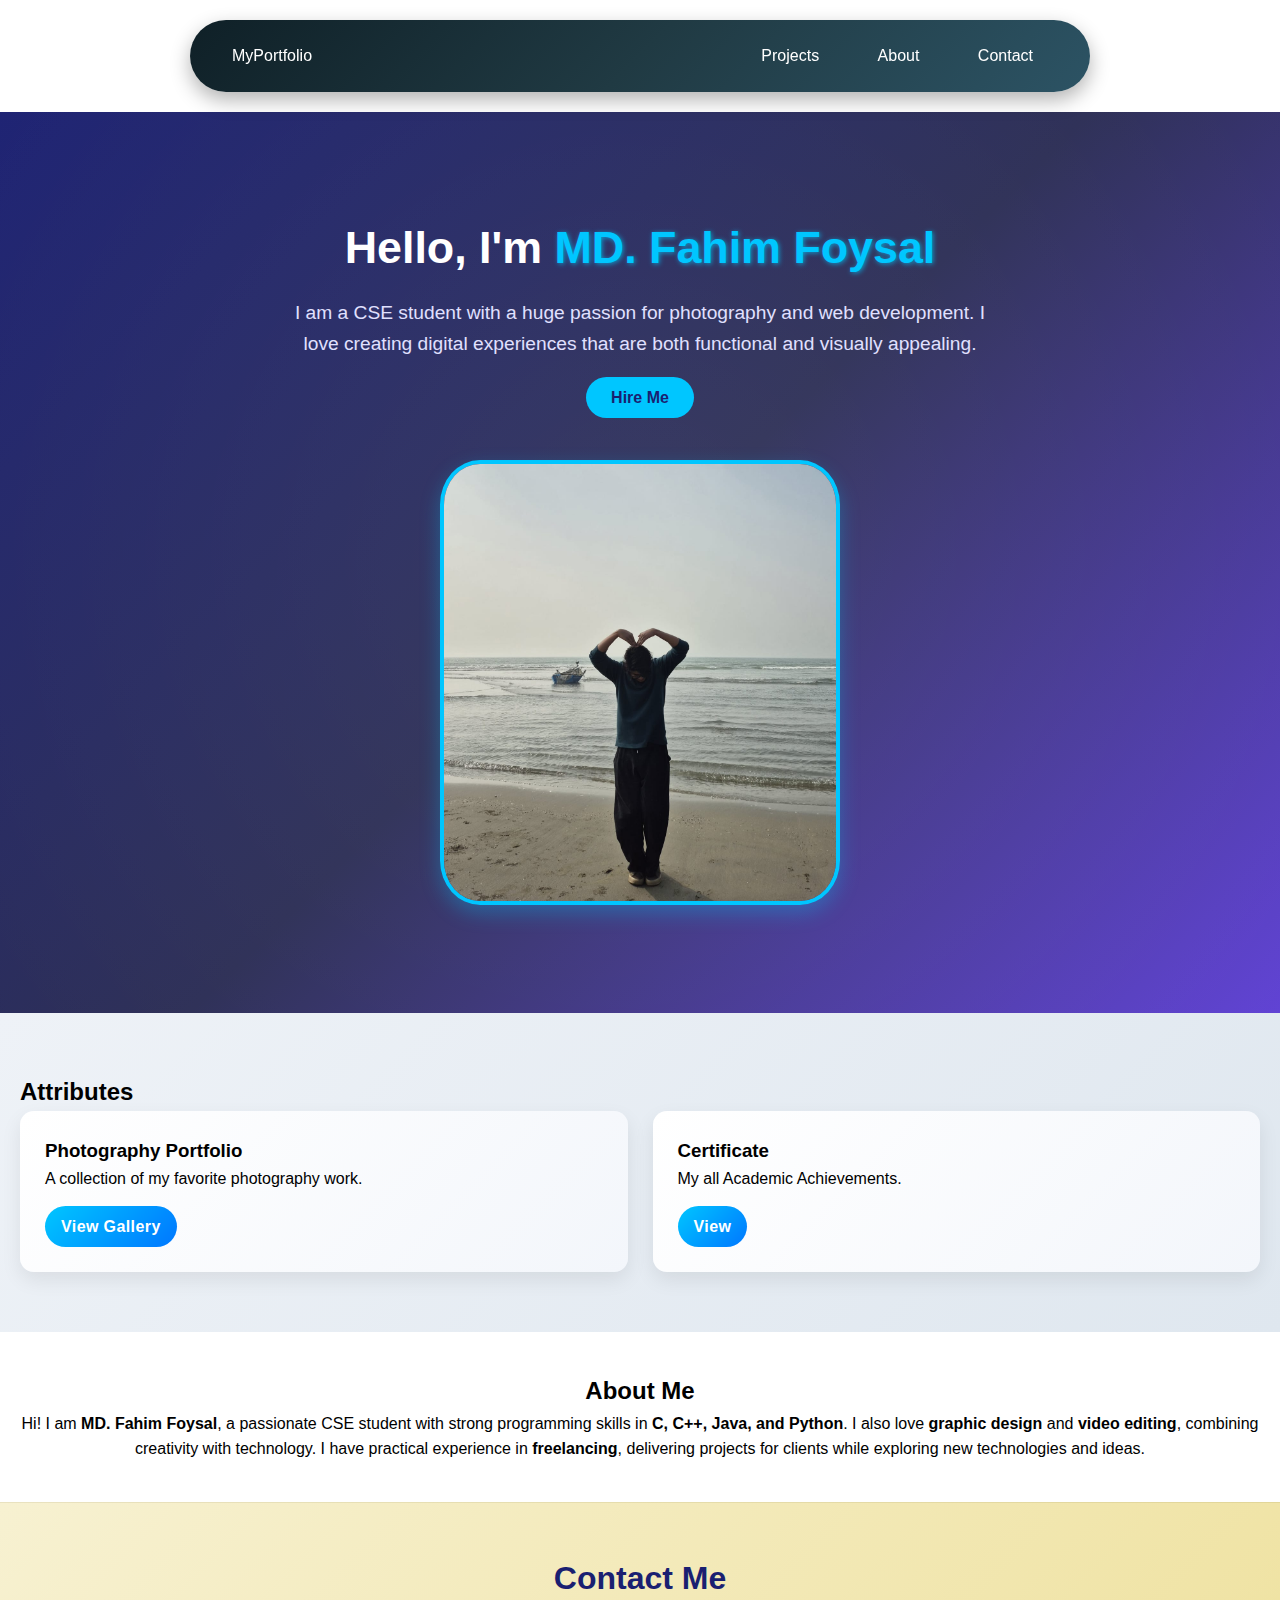
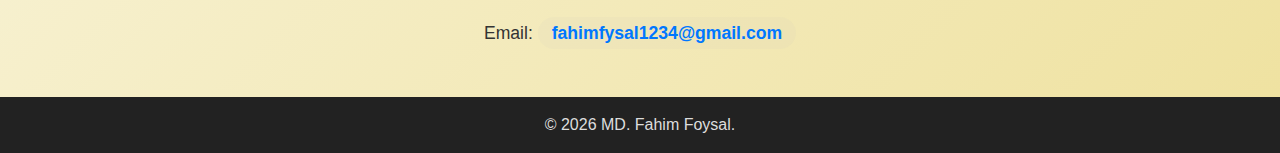
<file: index.html>
<!DOCTYPE html>
<html lang="en">
<head>
    <meta charset="UTF-8">
    <meta name="viewport" content="width=device-width, initial-scale=1.0">
    <title>MD. Fahim Foysal Portfolio</title>
    <link rel="stylesheet" href="style.css">
</head>
<body>
    <header>
        <nav class="navbar">
            <a href="#" class="logo dynamic-island">MyPortfolio</a>
            <ul class="nav-links">
                <li><a href="#projects" class="dynamic-island">Projects</a></li>
                <li><a href="#about" class="dynamic-island">About</a></li>
                <li><a href="#contact" class="dynamic-island">Contact</a></li>
            </ul>
        </nav>
    </header>

    <section class="hero">
        <div class="hero-text-cell">
            <h1>Hello, I'm <span>MD. Fahim Foysal</span></h1>
            <p>I am a CSE student with a huge passion for photography and web development. I love creating digital experiences that are both functional and visually appealing.</p>
            <a href="#contact" class="btn">Hire Me</a>
        </div>

        <div class="hero-image-cell">
            <img src="hero.jpeg" alt="MD. Fahim Foysal">
        </div>
    </section>

    <section id="projects" class="projects">
        <h2>Attributes</h2>
        <div class="project-cards">
            <div class="card project-photo">
                <h3>Photography Portfolio</h3>
                <p>A collection of my favorite photography work.</p>
                <a href="photography.html" class="btn-small" target="_blank">View Gallery</a>
            </div>
  
            <div class="card">
                <h3>Certificate</h3>
                <p>My all Academic Achievements.</p>
                <a href="#" class="btn-small">View</a>
            </div>
        </div>
    </section>

    
    <section id="about" class="about">
    <div class="about-card">
        <h2>About Me</h2>
        <p>
            Hi! I am <strong>MD. Fahim Foysal</strong>, a passionate CSE student with strong programming skills in <strong>C, C++, Java, and Python</strong>. 
            I also love <strong>graphic design</strong> and <strong>video editing</strong>, combining creativity with technology. 
            I have practical experience in <strong>freelancing</strong>, delivering projects for clients while exploring new technologies and ideas.
        </p>
    </div>
    </section>

    <section id="contact" class="contact">
    <h2>Contact Me</h2>
    <p>
        Email: 
        <a 
            href="https://mail.google.com/mail/?view=cm&fs=1&to=fahimfysal1234@gmail.com" 
            target="_blank"
            style="color:#0077ff; text-decoration:none; font-weight:600;"
        >
            fahimfysal1234@gmail.com
        </a>
    </p>
</section>

    <footer>
        <p>&copy; 2026 MD. Fahim Foysal.</p>
    </footer>
</body>
</html>
</file>
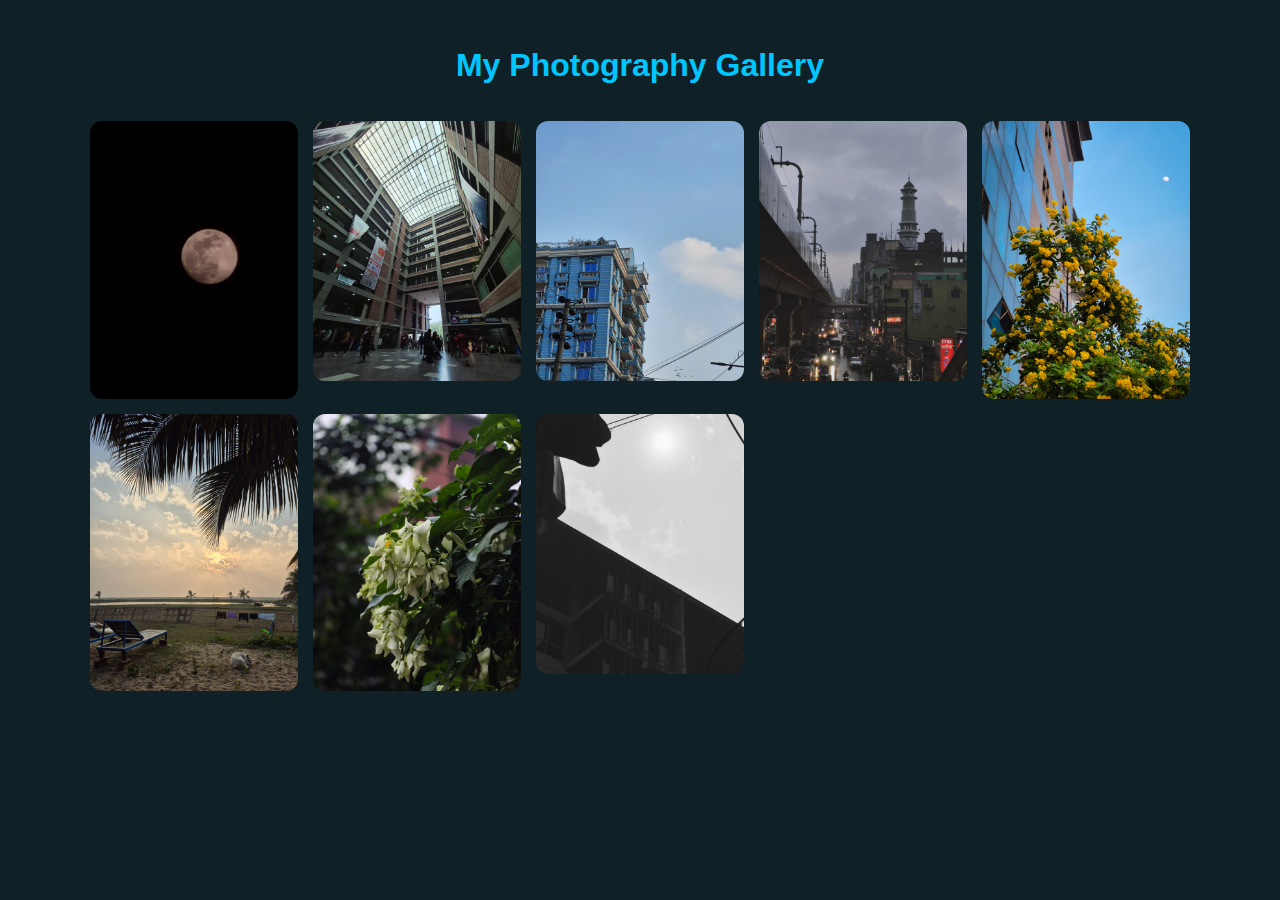
<file: photography.html>
<!DOCTYPE html>
<html lang="en">
<head>
    <meta charset="UTF-8">
    <title>Photography Gallery</title>
    <link rel="stylesheet" href="style.css">
    <style>
        body {
            background: #0f2027;
            color: #fff;
            font-family: Arial, sans-serif;
            padding: 40px 20px;
        }

        h1 {
            text-align: center;
            margin-bottom: 30px;
            color: #00c6ff;
        }

        .gallery {
            display: grid;
            grid-template-columns: repeat(auto-fit, minmax(200px, 1fr));
            gap: 15px;
            max-width: 1100px;
            margin: auto;
        }

        .gallery img {
            width: 100%;
            border-radius: 12px;
            transition: 0.3s ease;
            cursor: pointer;
        }

        .gallery img:hover {
            transform: scale(1.05);
            box-shadow: 0 10px 25px rgba(0,198,255,0.4);
        }
    </style>
</head>
<body>

    <h1>My Photography Gallery</h1>

    <div class="gallery">
        <img src="photog1jpeg.jpeg" alt="Photography 1">
        <img src="photog2.jpeg" alt="Photography 2">
        <img src="photog3.jpeg" alt="Photography 3">
        <img src="photog4.jpeg" alt="Photography 4">
        <img src="photog5.jpeg" alt="Photography 5">
        <img src="6.jpeg" alt="Photography 6">
        <img src="7.jpeg" alt="Photography 7">
        <img src="8.jpeg" alt="Photography 8">
    </div>

</body>
</html>
</file>
<file: style.css>
*{
    margin: 0;
    padding: 0;
    box-sizing: border-box;
}

body {
    font-family: Arial, sans-serif;
    line-height: 1.6;
}

header {
    background: linear-gradient(135deg, #0f2027, #203a43, #2c5364);
    padding: 15px 30px;
    border-radius: 50px;
    display: flex;
    justify-content: center; 
    align-items: center;
    box-shadow: 0 8px 20px rgba(0,0,0,0.3); 
    position: sticky;
    top: 20px; 
    max-width: 900px; 
    margin: 20px auto; 
    transition: all 0.3s ease;
    z-index: 1000;
}

header:hover {
    transform: translateY(-3px);
    box-shadow: 0 12px 25px rgba(0,0,0,0.4);
}

.navbar {
    width: 100%;
    display: flex;
    justify-content: space-between;
    align-items: center;
}

.navbar .nav-links li {
    display: inline-block;
    margin: 0 15px;
}

.dynamic-island {
    display: inline-block;
    padding: 8px 12px;
    border-radius: 50px;
    background: transparent; 
    color: #fff;
    text-decoration: none;
    transition: all 0.3s ease;
    position: relative;
}

.dynamic-island:hover {
    transform: scale(1.1);
    text-shadow: 0 0 5px rgba(255,255,255,0.7);
}
.navbar .nav-links a::after {
    content: "";
    position: absolute;
    left: 0;
    bottom: -4px;
    width: 0%;
    height: 2px;
    background: #00c6ff;
    transition: 0.3s ease;
}

.navbar .nav-links a:hover::after {
    width: 100%;
}


.hero {
    background: linear-gradient(135deg, #1a1f71, #292b53, #5d3fd3);
    padding: 100px 20px;
    text-align: center;
    color: #fff;
    position: relative;
    overflow: hidden;
}

.hero::before {
    content: "";
    position: absolute;
    top: -50%;
    left: -50%;
    width: 200%;
    height: 200%;
    background: radial-gradient(circle, rgba(255,255,255,0.08) 0%, transparent 70%);
    animation: rotateGlow 10s linear infinite;
    pointer-events: none;
}

@keyframes rotateGlow {
    0% { transform: rotate(0deg); }
    100% { transform: rotate(360deg); }
}

.hero-text-cell {
    max-width: 700px;
    margin: auto;
    position: relative;
}

.hero-text-cell h1 {
    font-size: 2.8rem;
    margin-bottom: 15px;
}

.hero-text-cell h1 span {
    color: #00c6ff; 
    text-shadow: 1px 1px 5px rgba(0,198,255,0.7);
}

.hero-text-cell p {
    font-size: 1.2rem;
    line-height: 1.6;
    color: #e0e0ff; 
    margin-bottom: 25px;
}

.hero-text-cell .btn {
    background: #00c6ff;
    color: #1a1f71;
    text-decoration: none;
    padding: 12px 25px;
    border-radius: 90px; 
    font-weight: bold;
    transition: all 0.3s ease;
}

.hero-text-cell .btn:hover {
    background: #0077ff;
    color: #fff;
    transform: scale(1.05);
    box-shadow: 0 6px 15px rgba(0, 119, 255, 0.4);
}

.hero-image-cell {
    margin-top: 50px;
    position: relative;
    z-index: 1; 
}

.hero-image-cell img {
    width: 400px;
    height: auto;
    border-radius: 10%;
    border: 4px solid #00c6ff; 
    box-shadow: 0 8px 20px rgba(0,198,255,0.3);
    transition: transform 0.3s ease, box-shadow 0.3s ease;
}

.hero-image-cell img:hover {
    transform: scale(1.05);
    box-shadow: 0 12px 30px rgba(0,198,255,0.6);
}


.about {
    padding: 40px 20px;
    background: #fff;
    text-align: center;
}

.projects {
    padding: 60px 20px;
    background: linear-gradient(135deg, #eef2f7, #dfe7ef); 
}

.project-cards {
    display: grid;
    grid-template-columns: repeat(auto-fit, minmax(250px, 1fr));
    gap: 25px;
}

.card {
    background: linear-gradient(135deg, #ffffff, #f3f6fb); 
    padding: 25px;
    border-radius: 14px; 
    box-shadow: 0 8px 20px rgba(0,0,0,0.08);
    transition: transform 0.35s ease, box-shadow 0.35s ease;
    position: relative;
    overflow: hidden;
}


.card:hover {
    transform: translateY(-12px) scale(1.02);
    box-shadow: 0 18px 40px rgba(0, 119, 255, 0.25);
}

.card::before {
    content: "";
    position: absolute;
    inset: 0;
    background: radial-gradient(circle at top left, rgba(0, 119, 255, 0.12), transparent 60%);
    opacity: 0;
    transition: opacity 0.4s ease;
    pointer-events: none;
}

.card:hover::before {
    opacity: 1;
}

.btn-small {
    display: inline-block;
    margin-top: 14px;
    padding: 8px 16px;
    background: linear-gradient(135deg, #00c6ff, #0077ff);
    color: #fff;
    text-decoration: none;
    border-radius: 999px;
    font-weight: 600;
    letter-spacing: 0.4px;
    transition: transform 0.25s ease, box-shadow 0.25s ease, background 0.25s ease;
}

.btn-small:hover {
    transform: scale(1.06);
    box-shadow: 0 8px 20px rgba(0, 119, 255, 0.4);
    background: linear-gradient(135deg, #0077ff, #005bb5);
}
.contact {
    padding: 50px 20px;
    background: linear-gradient(135deg, #f7f1d1, #efe2a1);
    text-align: center;
    border-top: 1px solid rgba(0,0,0,0.05);
}

.contact h2 {
    font-size: 2rem;
    margin-bottom: 15px;
    color: #1a1f71;
}

.contact p {
    font-size: 1.1rem;
    color: #333;
}

.contact a {
    color: #1a1f71;
    text-decoration: none;
    font-weight: 600;
    padding: 6px 14px;
    border-radius: 999px;
    background: rgba(194, 194, 194, 0.08);
    transition: all 0.3s ease;
}

.contact a:hover {
    background: linear-gradient(135deg, #00c6ff, #98c4f6);
    color: #fff;
    box-shadow: 0 6px 18px rgba(0, 119, 255, 0.35);
    transform: translateY(-2px);
}

footer {
    padding: 15px 0;
    background: #222;
    color: #ddd;
    text-align: center;
}
</file>
